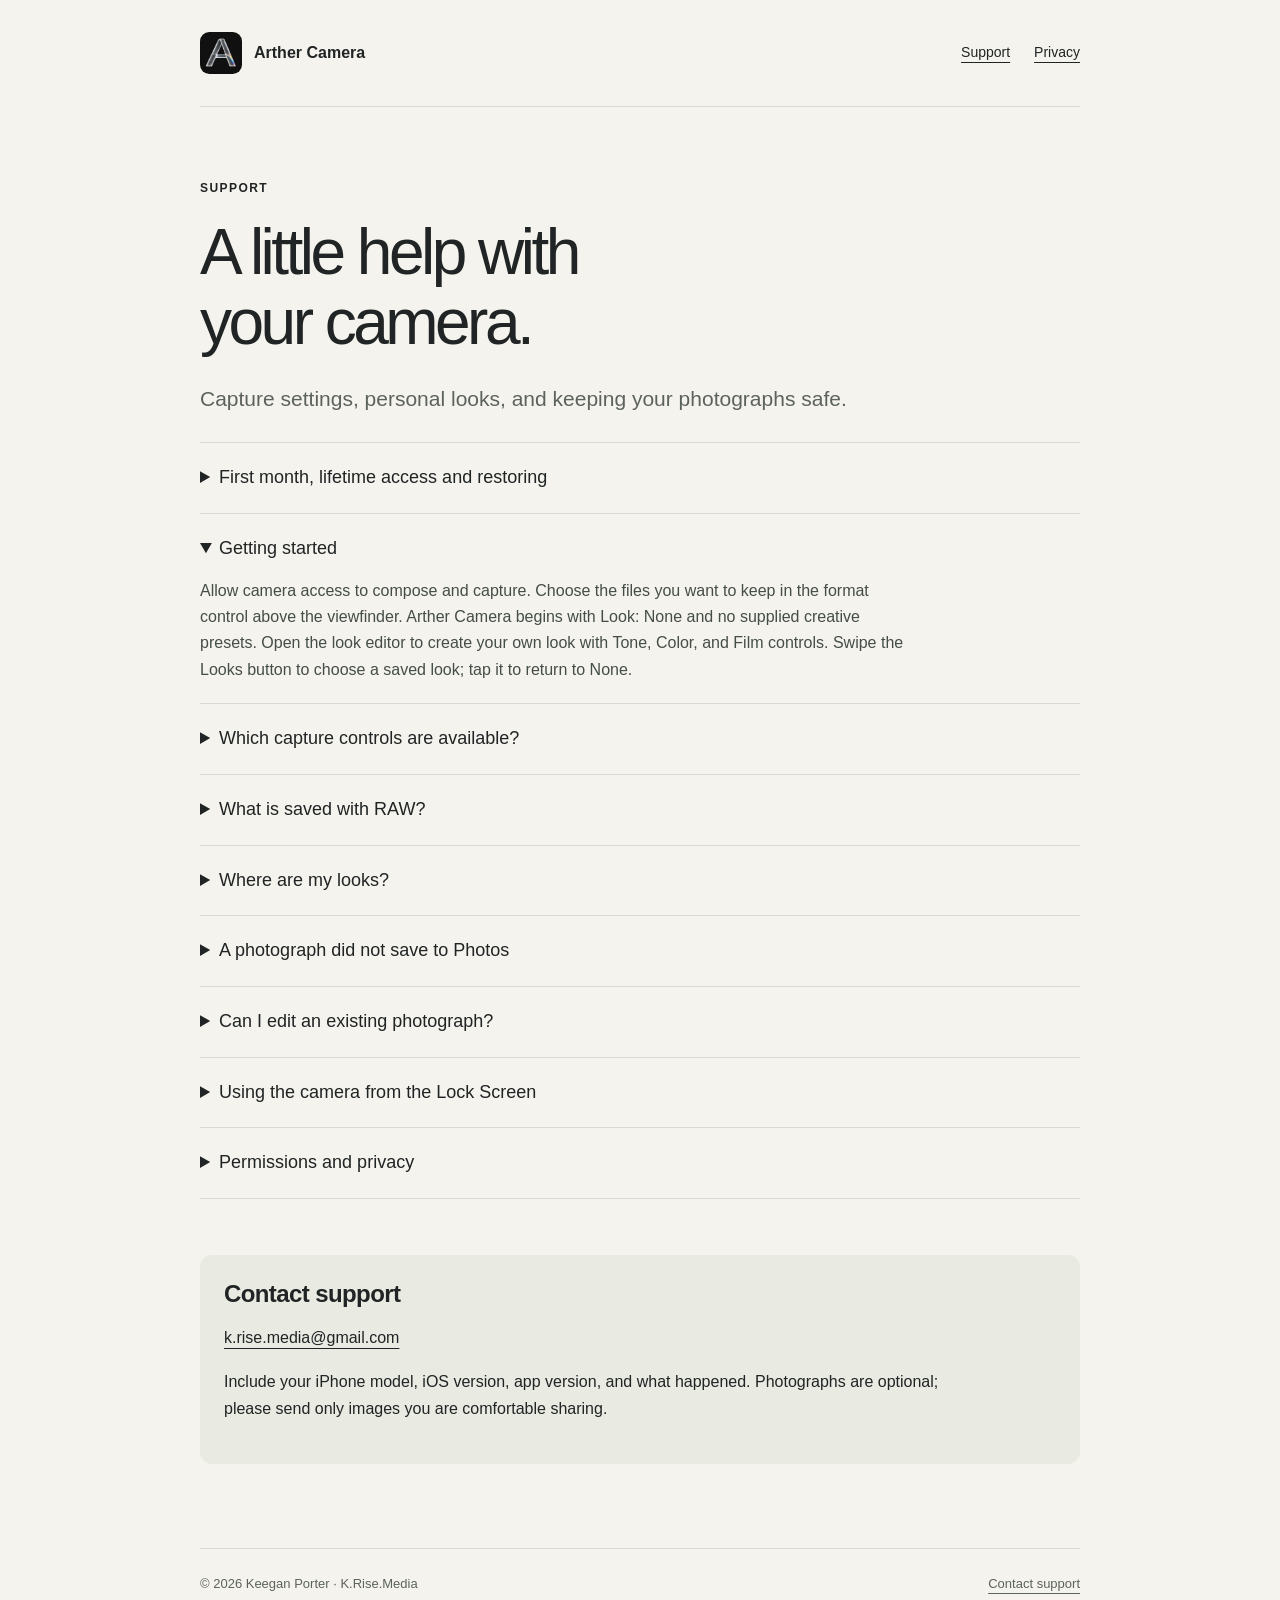
<file: index.html>
<!doctype html><html lang="en"><head><meta charset="utf-8"><meta name="viewport" content="width=device-width,initial-scale=1"><title>Support — Arther Camera</title><meta name="description" content="Help with Arther Camera capture, looks, photo saving, import, and privacy."><link rel="icon" type="image/png" sizes="120x120" href="arther-glass-a.png"><link rel="stylesheet" href="style.css?v=glass-a"></head><body><header><a class="brand" href="./"><img src="arther-glass-a.png" width="120" height="120" alt="">Arther Camera</a><nav aria-label="Main navigation"><a href="./">Support</a><a href="privacy.html">Privacy</a></nav></header><main><p class="eyebrow">Support</p><h1>A little help with<br>your camera.</h1><p class="lead">Capture settings, personal looks, and keeping your photographs safe.</p>
<section aria-label="Frequently asked questions">
<details><summary>First month, lifetime access and restoring</summary><p>Full access begins automatically when you first open Arther and lasts 30 days. After that, a one-time US $15 purchase unlocks all features indefinitely. Local prices appear before purchase. There is no subscription or automatic charge. On another iPhone, use the same Apple Account and choose Restore Purchases. Restoring does not restart the first month. Your saved photos and looks are not deleted when the first month ends.</p></details>
<details open><summary>Getting started</summary><p>Allow camera access to compose and capture. Choose the files you want to keep in the format control above the viewfinder. Arther Camera begins with Look: None and no supplied creative presets. Open the look editor to create your own look with Tone, Color, and Film controls. Swipe the Looks button to choose a saved look; tap it to return to None.</p></details>
<details><summary>Which capture controls are available?</summary><p>Available lenses, aperture stops, RAW sources, resolutions, and combinations of automatic and manual exposure depend on the device and active camera. Fixed-aperture cameras display their fixed value. Changing a creative look does not set your shutter speed or ISO.</p></details>
<details><summary>What is saved with RAW?</summary><p>Choose a file type and resolution together in Photo settings. RAW saves the original DNG without baking in a look or crop. HEIC and JPEG save a finished photograph with your look; their temporary camera original is removed after a successful Photos save. Available resolutions come from the selected lens.</p></details>
<details><summary>Where are my looks?</summary><p>Looks save on your iPhone and sync automatically with your private iCloud library when iCloud is available. Looks created before iCloud becomes available are added to that account's library. Each iCloud account has a separate library; switching accounts does not transfer the previous account's looks. Export a .artherlook file to keep an independent backup.</p></details>
<details><summary>A photograph did not save to Photos</summary><p>Open Photo settings, then Unsaved photos. Captures with unfinished saves remain in Arther Camera for retry or file export. Check available storage and Photos permissions. If a previous save was interrupted, the app may request access to verify whether Photos already received it. Do not delete the app while you have unsaved captures.</p></details>
<details><summary>Can I edit an existing photograph?</summary><p>Import an individual HEIC, JPEG, or supported iPhone DNG from Photos or Files. Adjust its look in the full-screen editor and save a new copy. The imported original is not overwritten.</p></details>
<details><summary>Using the camera from the Lock Screen</summary><p>Add the Arther Camera control through Apple's Lock Screen or Control Center customization. System camera-button assignment is your choice in iPhone settings. Locked capture uses the current look and settings; viewing older photographs, importing, and managing the look library require unlocking.</p></details>
<details><summary>Permissions and privacy</summary><p>Camera access is used for photography. Photos access is requested when saving or reviewing requires it. Arther Camera has no user account, advertising, tracking SDK, or location permission. Processing happens on your device. Read the <a href="privacy.html">privacy policy</a> for details.</p></details>
</section><section class="contact"><h2>Contact support</h2><p><a href="mailto:k.rise.media@gmail.com?subject=Arther%20Camera%20support">k.rise.media@gmail.com</a></p><p>Include your iPhone model, iOS version, app version, and what happened. Photographs are optional; please send only images you are comfortable sharing.</p></section></main><footer><span>© 2026 Keegan Porter · K.Rise.Media</span><a href="mailto:k.rise.media@gmail.com">Contact support</a></footer></body></html>
</file>
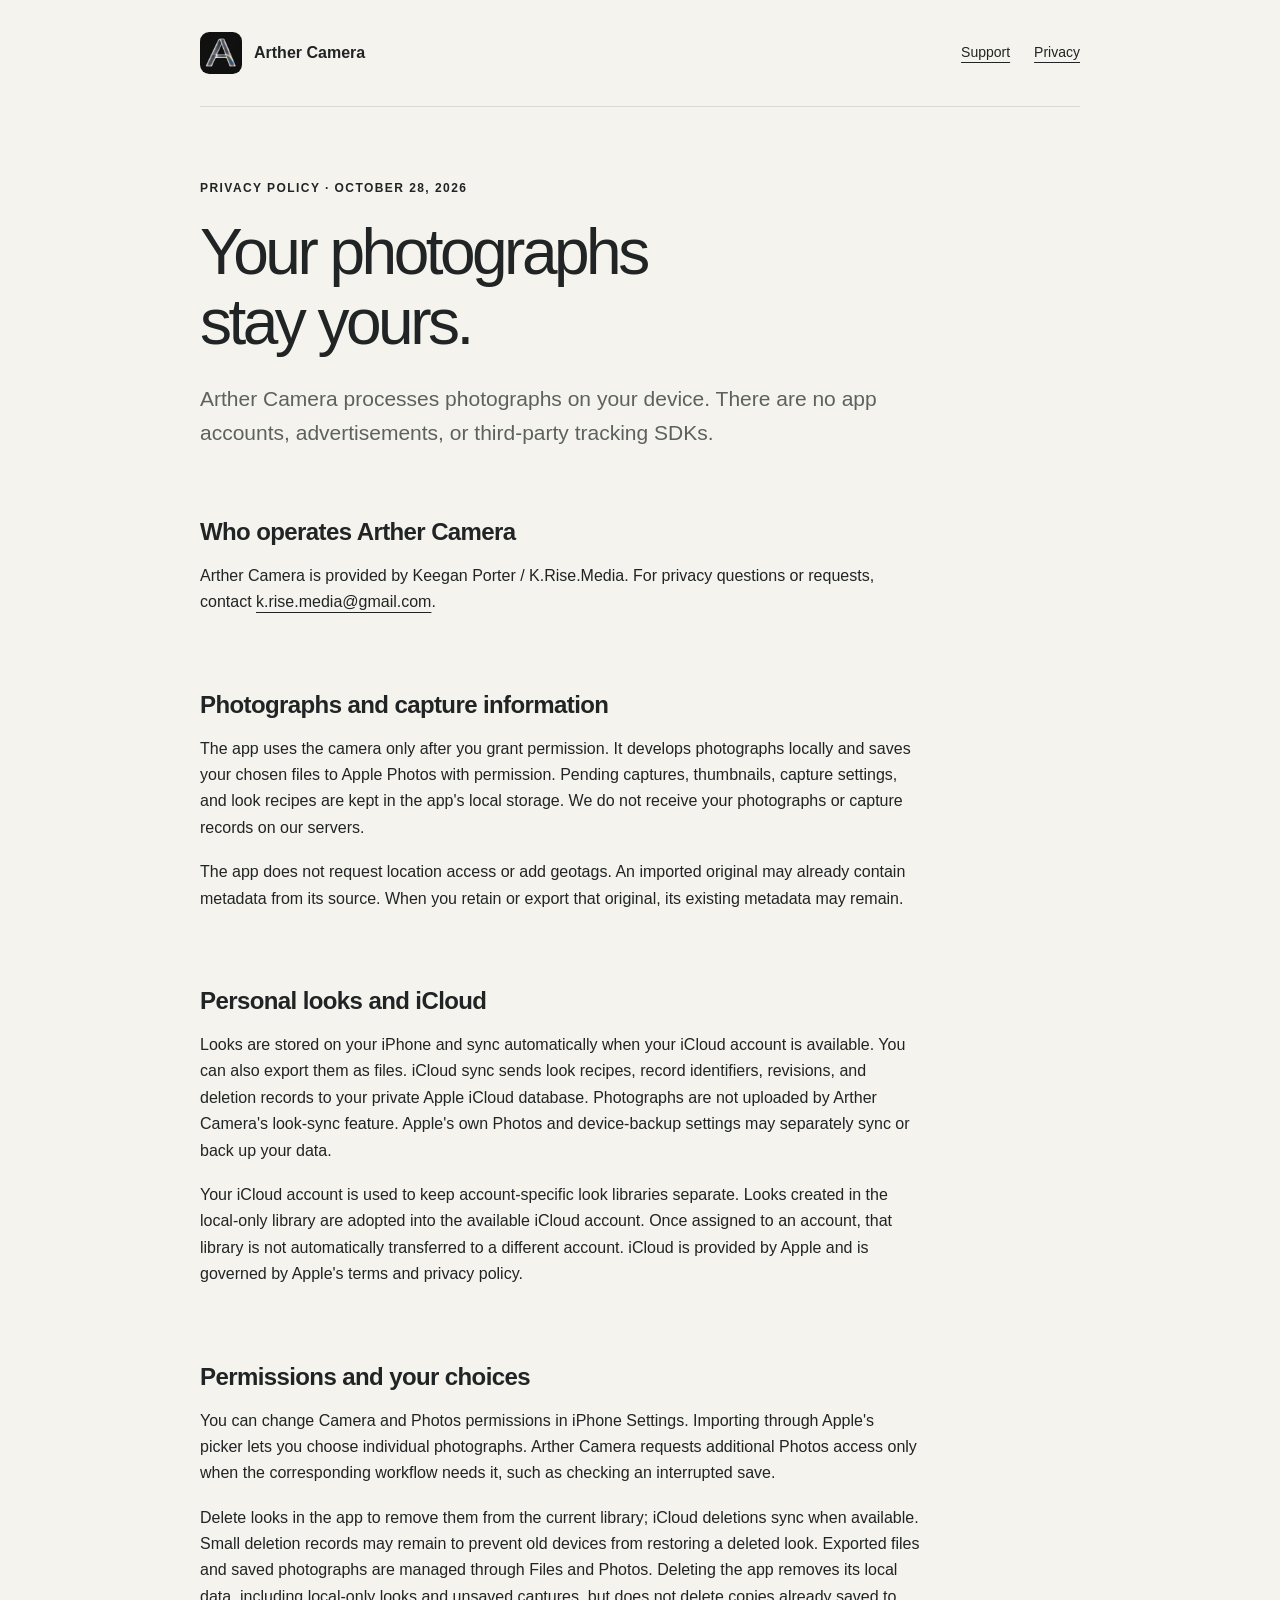
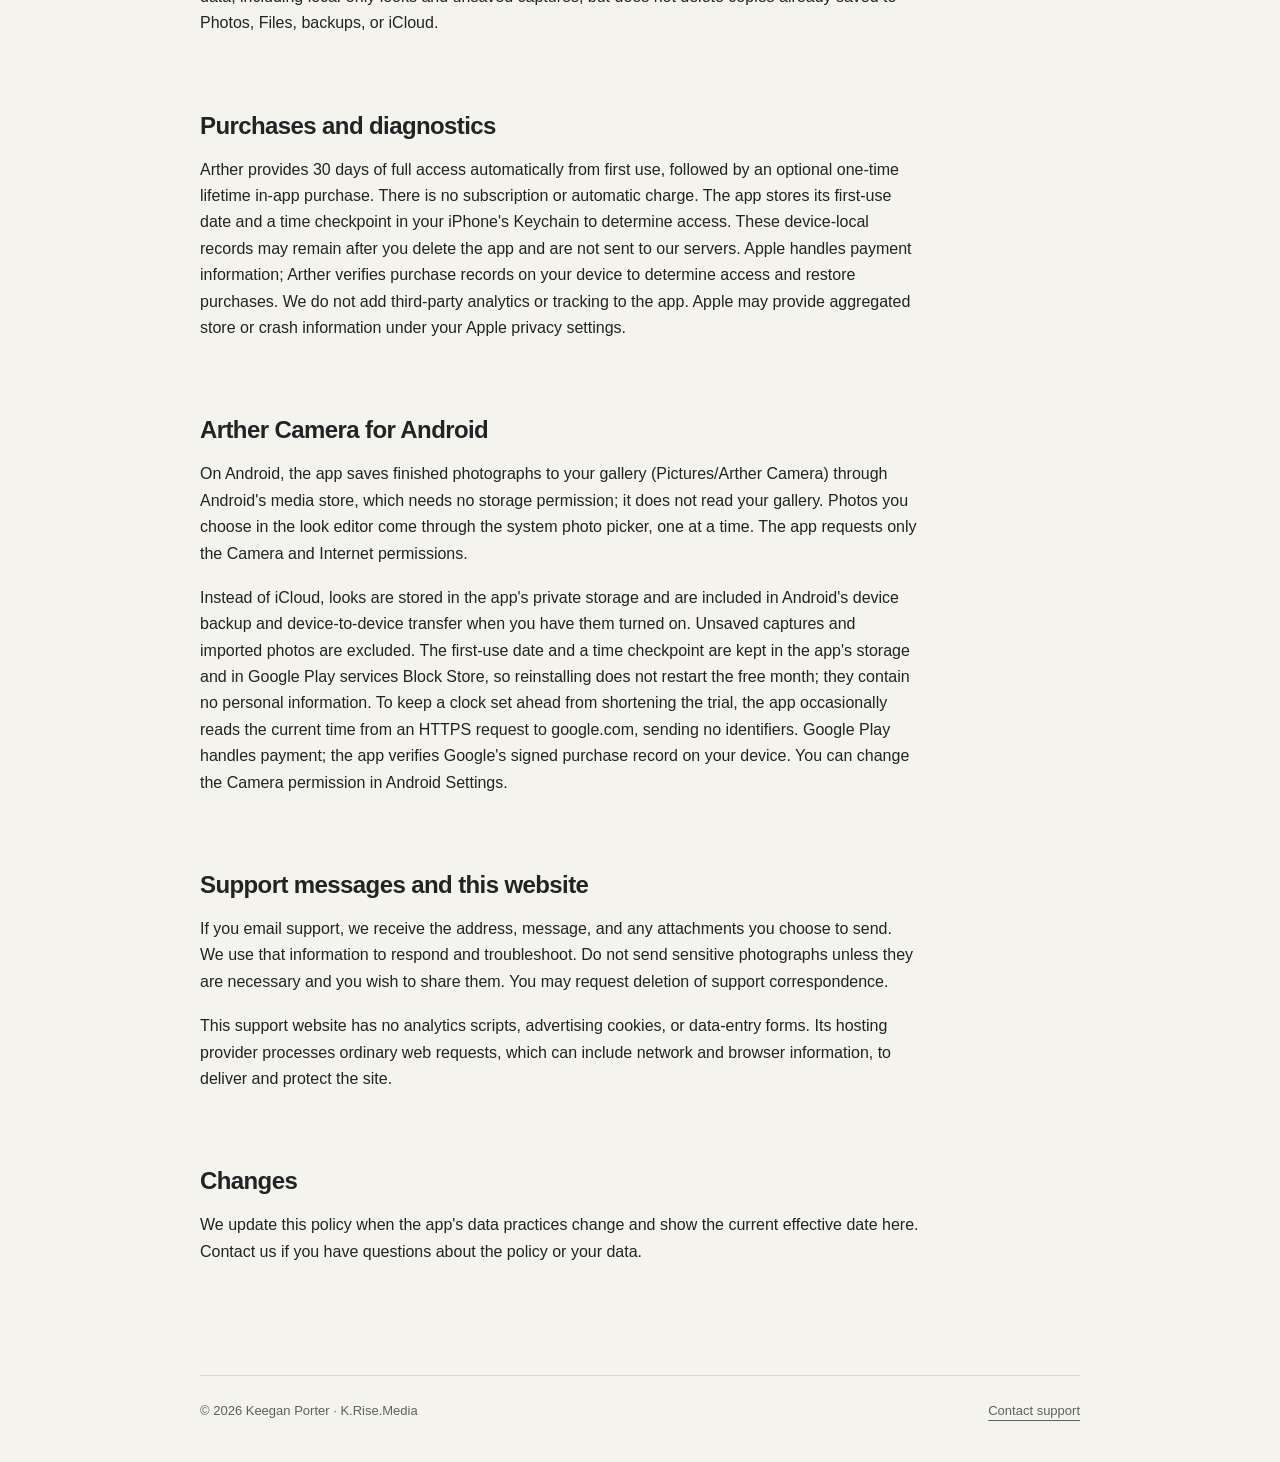
<file: privacy.html>
<!doctype html><html lang="en"><head><meta charset="utf-8"><meta name="viewport" content="width=device-width,initial-scale=1"><title>Privacy — Arther Camera</title><meta name="description" content="How Arther Camera handles photographs, personal looks, iCloud, permissions, and support."><link rel="icon" type="image/png" sizes="120x120" href="arther-glass-a.png"><link rel="stylesheet" href="style.css?v=glass-a"></head><body><header><a class="brand" href="./"><img src="arther-glass-a.png" width="120" height="120" alt="">Arther Camera</a><nav aria-label="Main navigation"><a href="./">Support</a><a href="privacy.html">Privacy</a></nav></header><main><p class="eyebrow">Privacy policy · October 28, 2026</p><h1>Your photographs<br>stay yours.</h1><p class="lead">Arther Camera processes photographs on your device. There are no app accounts, advertisements, or third-party tracking SDKs.</p>
<section><h2>Who operates Arther Camera</h2><p>Arther Camera is provided by Keegan Porter / K.Rise.Media. For privacy questions or requests, contact <a href="mailto:k.rise.media@gmail.com?subject=Arther%20Camera%20privacy">k.rise.media@gmail.com</a>.</p></section>
<section><h2>Photographs and capture information</h2><p>The app uses the camera only after you grant permission. It develops photographs locally and saves your chosen files to Apple Photos with permission. Pending captures, thumbnails, capture settings, and look recipes are kept in the app's local storage. We do not receive your photographs or capture records on our servers.</p><p>The app does not request location access or add geotags. An imported original may already contain metadata from its source. When you retain or export that original, its existing metadata may remain.</p></section>
<section><h2>Personal looks and iCloud</h2><p>Looks are stored on your iPhone and sync automatically when your iCloud account is available. You can also export them as files. iCloud sync sends look recipes, record identifiers, revisions, and deletion records to your private Apple iCloud database. Photographs are not uploaded by Arther Camera's look-sync feature. Apple's own Photos and device-backup settings may separately sync or back up your data.</p><p>Your iCloud account is used to keep account-specific look libraries separate. Looks created in the local-only library are adopted into the available iCloud account. Once assigned to an account, that library is not automatically transferred to a different account. iCloud is provided by Apple and is governed by Apple's terms and privacy policy.</p></section>
<section><h2>Permissions and your choices</h2><p>You can change Camera and Photos permissions in iPhone Settings. Importing through Apple's picker lets you choose individual photographs. Arther Camera requests additional Photos access only when the corresponding workflow needs it, such as checking an interrupted save.</p><p>Delete looks in the app to remove them from the current library; iCloud deletions sync when available. Small deletion records may remain to prevent old devices from restoring a deleted look. Exported files and saved photographs are managed through Files and Photos. Deleting the app removes its local data, including local-only looks and unsaved captures, but does not delete copies already saved to Photos, Files, backups, or iCloud.</p></section>
<section><h2>Purchases and diagnostics</h2><p>Arther provides 30 days of full access automatically from first use, followed by an optional one-time lifetime in-app purchase. There is no subscription or automatic charge. The app stores its first-use date and a time checkpoint in your iPhone's Keychain to determine access. These device-local records may remain after you delete the app and are not sent to our servers. Apple handles payment information; Arther verifies purchase records on your device to determine access and restore purchases. We do not add third-party analytics or tracking to the app. Apple may provide aggregated store or crash information under your Apple privacy settings.</p></section>
<section><h2>Arther Camera for Android</h2><p>On Android, the app saves finished photographs to your gallery (Pictures/Arther Camera) through Android's media store, which needs no storage permission; it does not read your gallery. Photos you choose in the look editor come through the system photo picker, one at a time. The app requests only the Camera and Internet permissions.</p><p>Instead of iCloud, looks are stored in the app's private storage and are included in Android's device backup and device-to-device transfer when you have them turned on. Unsaved captures and imported photos are excluded. The first-use date and a time checkpoint are kept in the app's storage and in Google Play services Block Store, so reinstalling does not restart the free month; they contain no personal information. To keep a clock set ahead from shortening the trial, the app occasionally reads the current time from an HTTPS request to google.com, sending no identifiers. Google Play handles payment; the app verifies Google's signed purchase record on your device. You can change the Camera permission in Android Settings.</p></section>
<section><h2>Support messages and this website</h2><p>If you email support, we receive the address, message, and any attachments you choose to send. We use that information to respond and troubleshoot. Do not send sensitive photographs unless they are necessary and you wish to share them. You may request deletion of support correspondence.</p><p>This support website has no analytics scripts, advertising cookies, or data-entry forms. Its hosting provider processes ordinary web requests, which can include network and browser information, to deliver and protect the site.</p></section>
<section><h2>Changes</h2><p>We update this policy when the app's data practices change and show the current effective date here. Contact us if you have questions about the policy or your data.</p></section></main><footer><span>© 2026 Keegan Porter · K.Rise.Media</span><a href="mailto:k.rise.media@gmail.com">Contact support</a></footer></body></html>
</file>
<file: style.css>
*{box-sizing:border-box}html{color-scheme:light;scroll-behavior:smooth}body{margin:0;background:#f5f3ed;color:#202424;font-family:-apple-system,BlinkMacSystemFont,"Segoe UI",sans-serif;line-height:1.65}header,main,footer{width:min(880px,calc(100% - 48px));margin:auto}header{display:flex;align-items:center;justify-content:space-between;padding:32px 0;border-bottom:1px solid #d8d9d2}.brand{display:flex;align-items:center;gap:12px;font-weight:600;text-decoration:none;color:inherit}.brand img{width:42px;height:42px;border-radius:22%}nav{display:flex;gap:24px;font-size:14px}a{color:inherit;text-underline-offset:5px}main{padding:72px 0 84px}h1{font-size:clamp(38px,7vw,64px);letter-spacing:-.055em;font-weight:500;line-height:1.1;margin:0 0 24px}h2{font-size:24px;letter-spacing:-.025em;line-height:1.25;margin:40px 0 16px}p{max-width:720px;margin:0 0 18px}.lead{font-size:21px;color:#5c625e}.eyebrow{text-transform:uppercase;letter-spacing:.12em;font-size:12px;font-weight:600;margin-bottom:18px}section{padding:8px 0}details{border-top:1px solid #d8d9d2;padding:20px 0}details:last-of-type{border-bottom:1px solid #d8d9d2}summary{font-size:18px;font-weight:500;cursor:pointer}details p{margin:14px 0 0;color:#444d48}.contact{margin-top:48px;padding:24px;background:#e9eae2;border-radius:12px}.contact h2{margin-top:0}footer{border-top:1px solid #d8d9d2;padding:24px 0 40px;font-size:13px;color:#5c625e;display:flex;justify-content:space-between;gap:24px}a:focus-visible,summary:focus-visible{outline:2px solid #202424;outline-offset:5px}@media(max-width:520px){header,main,footer{width:calc(100% - 36px)}header{padding:20px 0}nav{gap:14px}main{padding:48px 0}.brand img{width:32px;height:32px}footer{display:block}}@media(prefers-reduced-motion:reduce){html{scroll-behavior:auto}}
</file>
